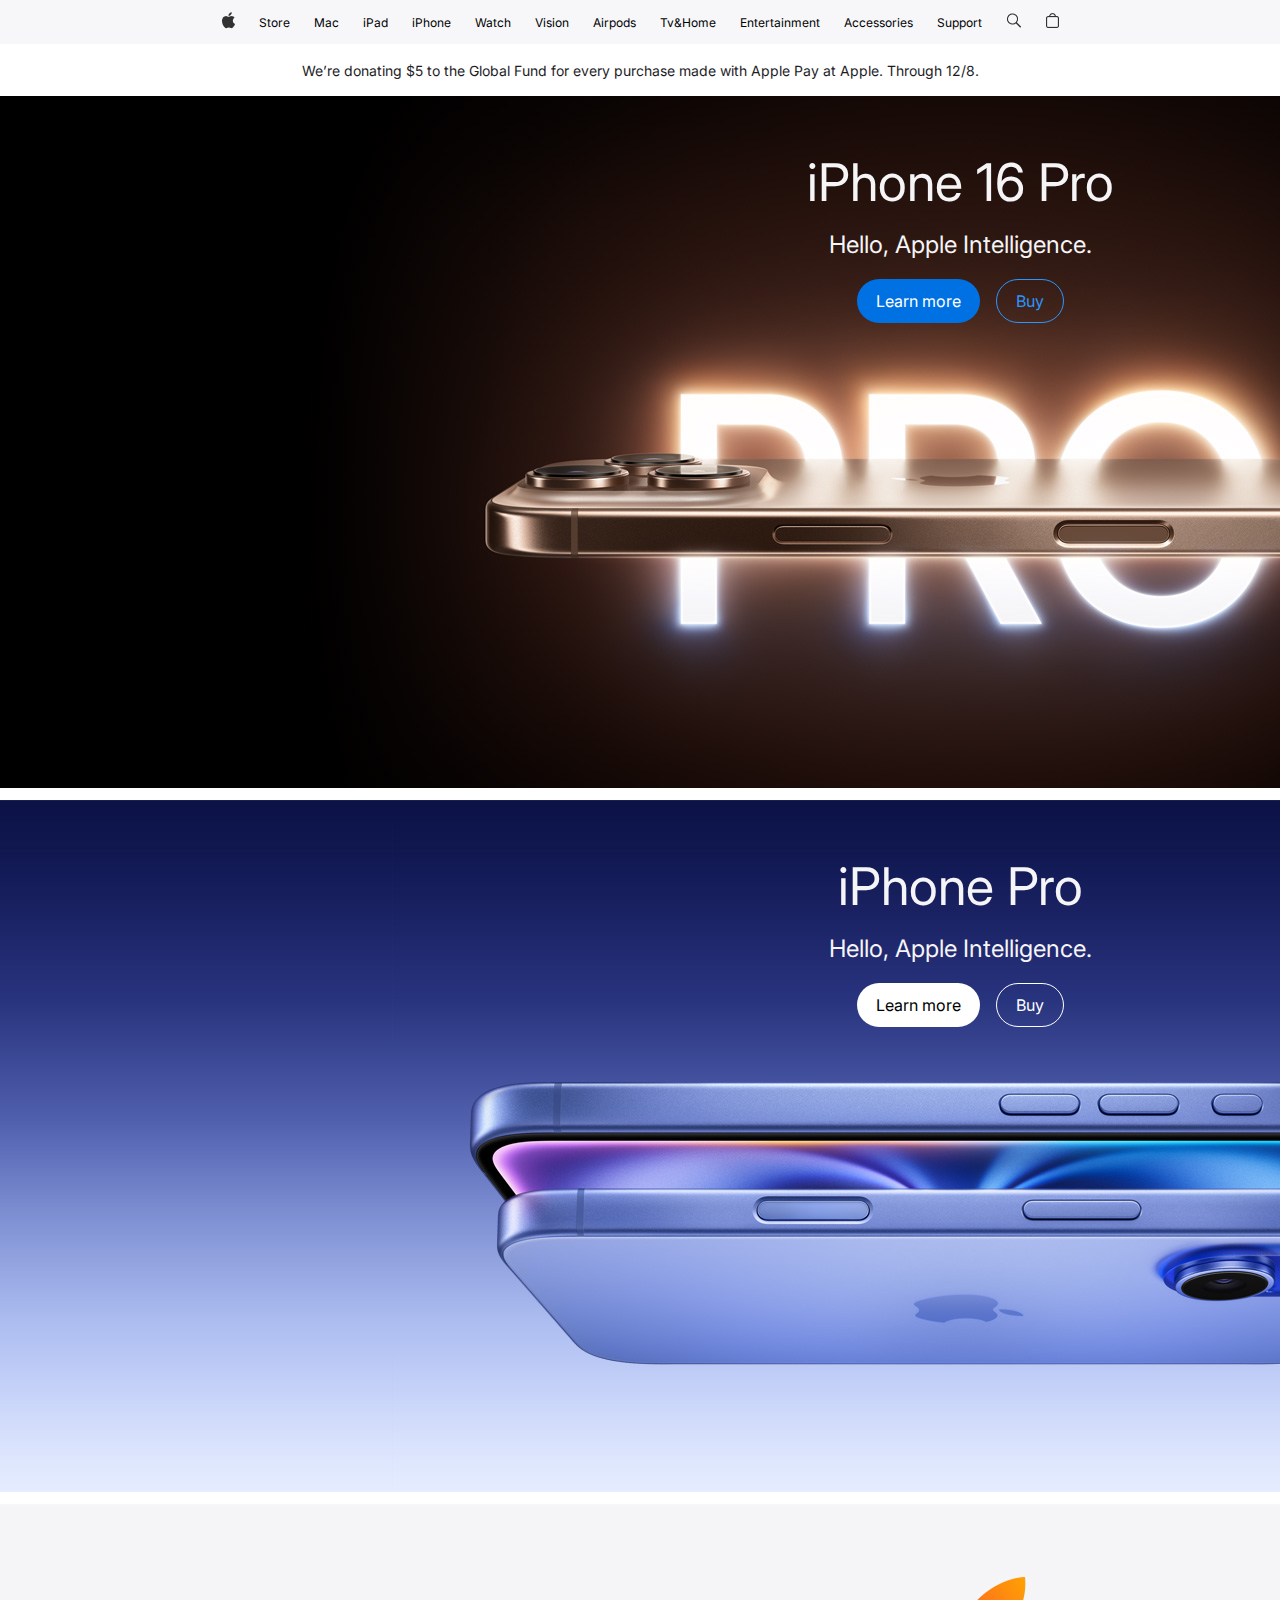
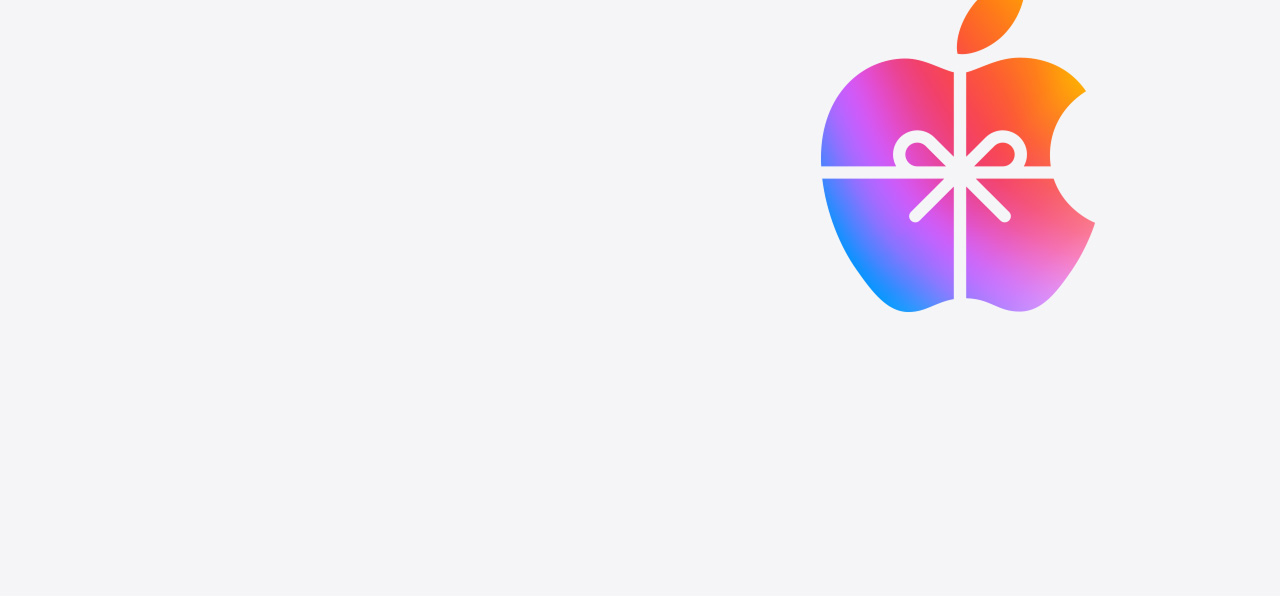
<file: index.html>
<!DOCTYPE html>

<html>
  <head>
    <link rel="preconnect" href="https://fonts.googleapis.com" />
    <link rel="preconnect" href="https://fonts.gstatic.com" crossorigin />
    <link
      href="https://fonts.googleapis.com/css2?family=Bebas+Neue&family=Hanuman:wght@100..900&family=Inter:ital,opsz,wght@0,14..32,100..900;1,14..32,100..900&family=Montserrat:ital,wght@0,100..900;1,100..900&display=swap"
      rel="stylesheet"
    />
    <link rel="stylesheet" href="main.css" /> 
  </head>

  <body>
    <div class="menu-container">
      <a class="menu" href="#"><img src="apple/logo.png" /></a>
      <a class="menu" href="#">Store</a>
      <a class="menu" href="#">Mac</a>
      <a class="menu" href="#">iPad</a>
      <a class="menu" href="#">iPhone</a>
      <a class="menu" href="#">Watch</a>
      <a class="menu" href="#">Vision</a>
      <a class="menu" href="#">Airpods</a>
      <a class="menu" href="#">Tv&Home</a>
      <a class="menu" href="#">Entertainment</a>
      <a class="menu" href="#">Accessories</a>
      <a class="menu" href="#">Support</a>
      <a class="menu" href="#"><img src="apple/search.png" /></a>
      <a class="menu" href="#"><img src="apple/bag.png" /></a>
    </div>

    <div class="text">   
      We’re donating $5 to the Global Fund for every purchase made with
      Apple Pay at Apple. Through 12/8.
    </div> 


    <div class="background">
      <div class="background-text">iPhone 16 Pro
      </div>
      <div class="background-texts">Hello, Apple Intelligence.       
      </div>
      <div class="button">
        <button class="learn">Learn more</button>
        <button class="buy">Buy</button>
      </div>
    </div>

    <div class="background-img">
      <div class="background-text1">iPhone Pro
      </div>
      <div class="background-texts1">Hello, Apple Intelligence.       
      </div>
      <div class="button1">
        <button class="learn1">Learn more</button>
        <button class="buy1">Buy</button>
      </div>
    </div>
    
    <div class="background-img1">
      
    </div>
  </body>
</html>
</file>
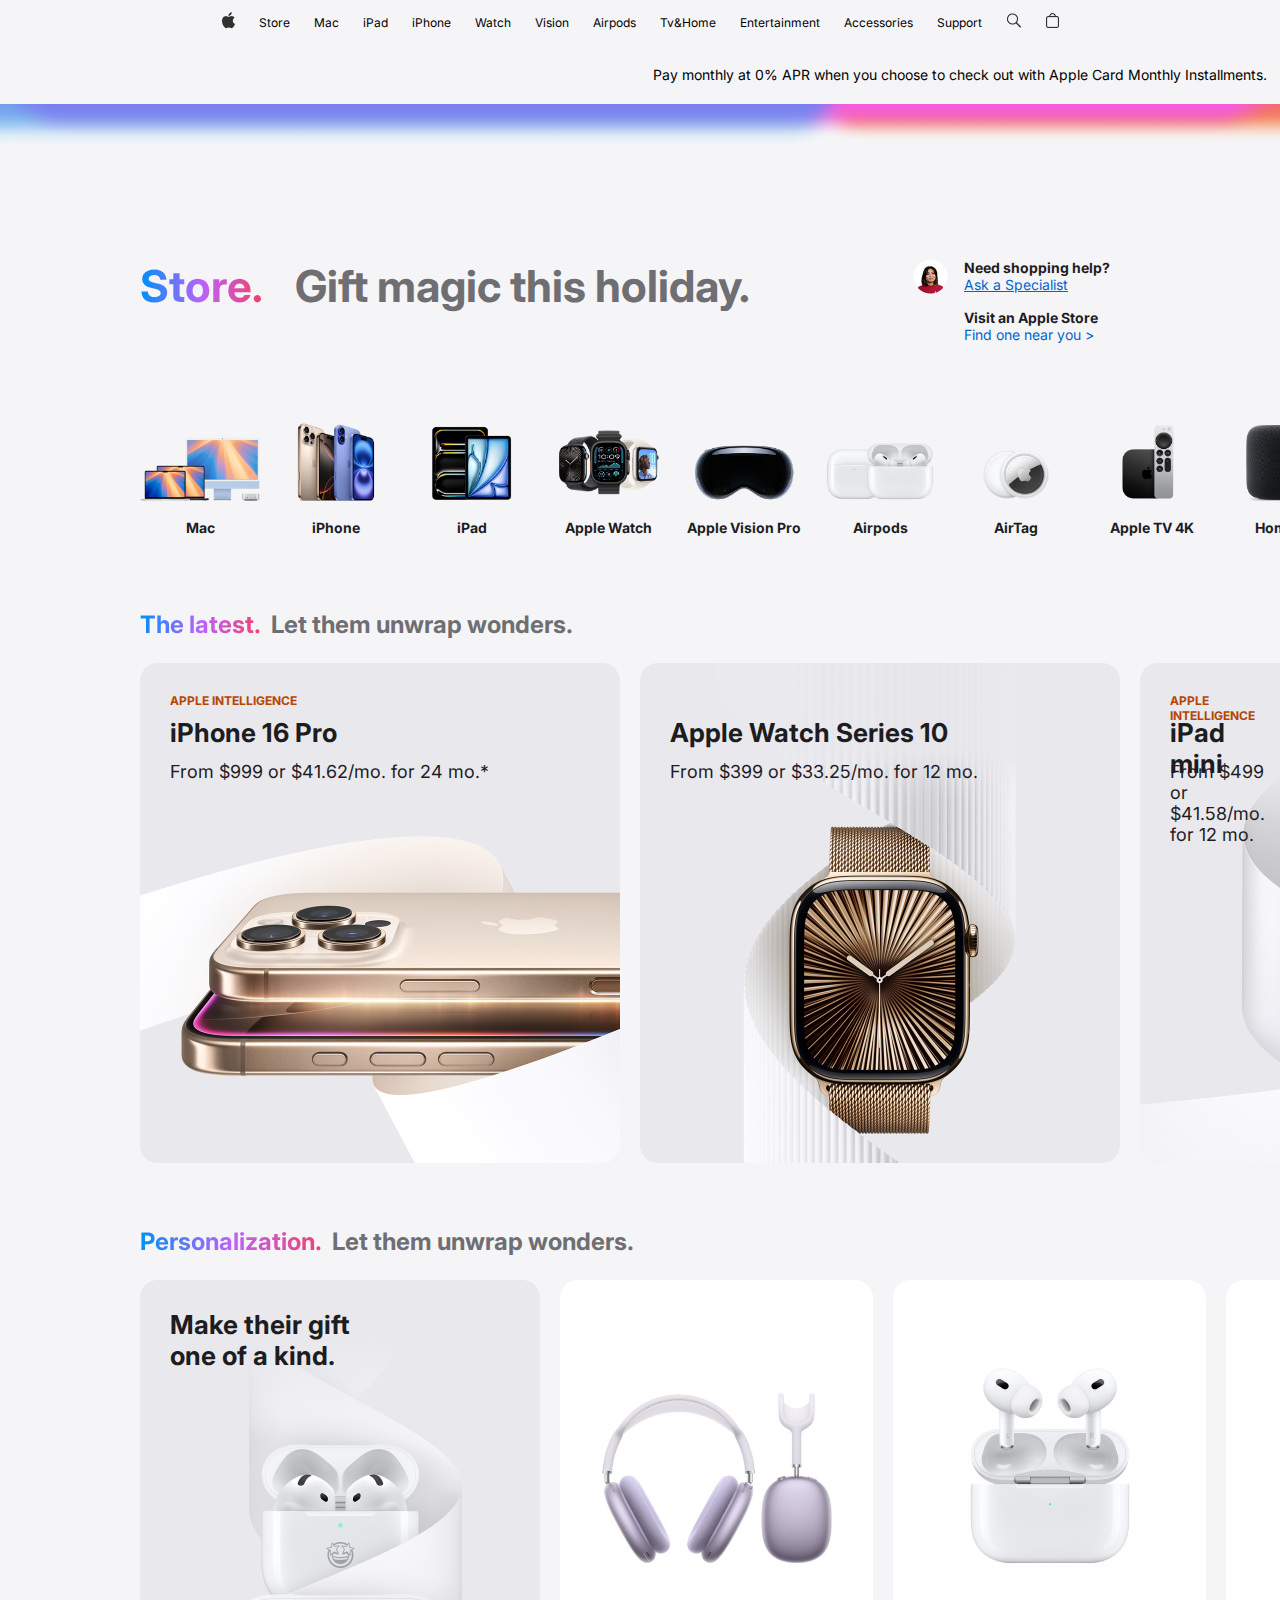
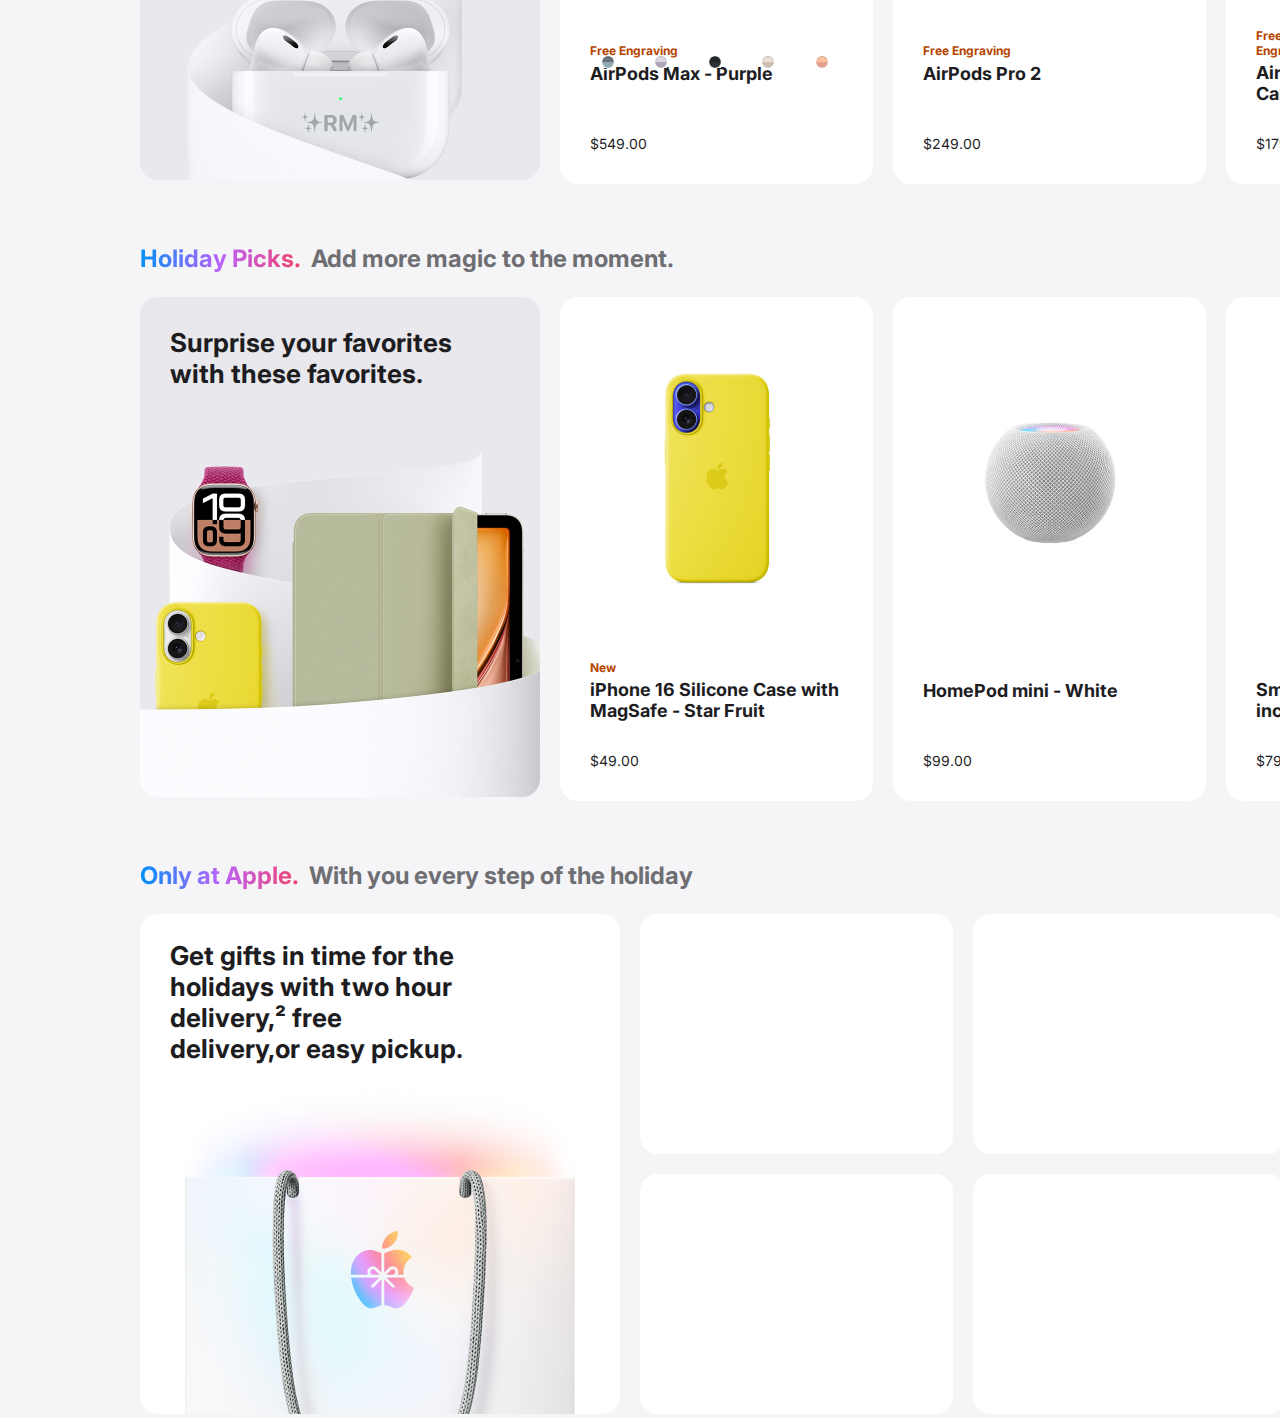
<file: appleweb.html>
<!DOCTYPE html>

<html>
  <head>
    <link rel="stylesheet" href="apple.css" />
    <link
      href="https://fonts.googleapis.com/css2?family=Bebas+Neue&family=Hanuman:wght@100..900&family=Inter:ital,opsz,wght@0,14..32,100..900;1,14..32,100..900&family=Montserrat:ital,wght@0,100..900;1,100..900&display=swap"
      rel="stylesheet"
    />
  </head>

  <body>
    <div class="menu-container">
      <a class="menu" href="#"><img src="apple/logo.png" /></a>
      <a class="menu" href="#">Store</a>
      <a class="menu" href="#">Mac</a>
      <a class="menu" href="#">iPad</a>
      <a class="menu" href="#">iPhone</a>
      <a class="menu" href="#">Watch</a>
      <a class="menu" href="#">Vision</a>
      <a class="menu" href="#">Airpods</a>
      <a class="menu" href="#">Tv&Home</a>
      <a class="menu" href="#">Entertainment</a>
      <a class="menu" href="#">Accessories</a>
      <a class="menu" href="#">Support</a>
      <a class="menu" href="#"><img src="apple/search.png" /></a>
      <a class="menu" href="#"><img src="apple/bag.png" /></a>
    </div>
    <div class="text">
      Pay monthly at 0% APR when you choose to check out with Apple Card Monthly
      Installments.
    </div>

    <div class="grad"></div>

    <div class="section1">
      <div class="text-f">
        <div class="text1">Store.</div>
        <div class="text2">Gift magic this holiday.</div>
      </div>

      <div class="left">
        <div class="prof1">
          <img src="apple/prof.jpg" />
        </div>
        <div>
          <div class="left-t">
            <div class="left-text">Need shopping help?</div>
            <div class="left-text1">Ask a Specialist</div>
          </div>
          <div class="left-t1">
            <div class="left-text2">Visit an Apple Store</div>
            <div class="left-text3">Find one near you ></div>
          </div>
        </div>
      </div>
    </div>

    <div class="section2">
      <div class="apple-text">
        <img src="apple/app1.png" />
        <h3 class="main-text">Mac</h3>
      </div>
      <div class="apple-text">
        <img src="apple/app2.png" />
        <h3 class="main-text">iPhone</h3>
      </div>
      <div class="apple-text">
        <img src="apple/app3.png" />
        <h3 class="main-text">iPad</h3>
      </div>
      <div class="apple-text">
        <img src="apple/app4.png" />
        <h3 class="main-text">Apple Watch</h3>
      </div>
      <div class="apple-text">
        <img src="apple/app5.png" />
        <h3 class="main-text">Apple Vision Pro</h3>
      </div>
      <div class="apple-text">
        <img src="apple/app6.png" />
        <h3 class="main-text">Airpods</h3>
      </div>
      <div class="apple-text">
        <img src="apple/app7.png" />
        <h3 class="main-text">AirTag</h3>
      </div>
      <div class="apple-text">
        <img src="apple/app8.png" />
        <h3 class="main-text">Apple TV 4K</h3>
      </div>
      <div class="apple-text">
        <img src="apple/app9.png" />
        <h3 class="main-text">Homepod</h3>
      </div>
      <div class="apple-text">
        <img src="apple/app10.png" />
        <h3 class="main-text">Accessories</h3>
      </div>
      <div class="apple-text">
        <img src="apple/app11.png" />
        <h3 class="main-text">Apple Gift Card</h3>
      </div>
    </div>

    <div class="section3">
      <div class="section3-text">
        <div class="sec-text">The latest.</div>
        <div class="sec-text1">Let them unwrap wonders.</div>
      </div>
      <div class="border-container">
        <div class="border1">
          <img src="apple/s1.jpg" />
          <div class="border-text">APPLE INTELLIGENCE</div>
          <div class="border-text1">iPhone 16 Pro</div>
          <div class="border-text2">From $999 or $41.62/mo. for 24 mo.*</div>
        </div>
        <div class="border1">
          <img src="apple/s2.jpg" alt="" />
          <div class="border1-text">Apple Watch Series 10</div>
          <div class="border1-text1">From $399 or $33.25/mo. for 12 mo.</div>
        </div>
        <div class="border1">
          <img src="apple/s3.jpg" alt="" />
          <div class="border2-text">APPLE INTELLIGENCE</div>
          <div class="border2-text1">iPad mini</div>
          <div class="border2-text2">From $499 or $41.58/mo. for 12 mo.</div>
        </div>
        <div class="border1">
          <img src="apple/s4.jpg" alt="" />
          <div class="border3-text">APPLE INTELLIGENCE</div>
          <div class="border3-text1">MacBook Pro</div>
          <div class="border3-text2">From $1599 or $133.25/mo. for 12 mo.</div>
        </div>
        <div class="border1">
          <img src="apple/s3.jpg" alt="" />
          <div class="border4-text">APPLE INTELLIGENCE</div>
          <div class="border4-text1">iPad mini</div>
          <div class="border4-text2">From $499 or $41.58/mo. for 12 mo.</div>
        </div>
        <div class="border1">
          <img src="apple/s2.jpg" alt="" />
          <div class="border5-text">APPLE INTELLIGENCE</div>
          <div class="border5-text1">iPhone 16 Pro</div>
          <div class="border5-text2">From $999 or $41.62/mo. for 24 mo.*</div>
        </div>
      </div>
    </div>

    <div class="section4">
      <div class="section4-text">
        <div class="section-text1">Personalization.</div>
        <div class="section-text2">Let them unwrap wonders.</div>
      </div>
      <div class="section4-border">
        <div class="border2">
          <img src="apple/m.jpg" alt="" />
          <div class="border6">Make their gift one of a kind.</div>
        </div>
        <div class="border3-container">
          <div class="border3">
            <img src="apple/m3.jpg" alt="" />
            <div class="border7-text">Free Engraving</div>
            <div class="border7-text1">AirPods Max - Purple</div>
            <div class="border7-text2">$549.00</div>
            <div class="color">
              <div class="color1"><img src="apple/col1.jpg" alt="" /></div>
              <div class="color1"><img src="apple/col2.jpg" alt="" /></div>
              <div class="color1"><img src="apple/col3.jpg" alt="" /></div>
              <div class="color1"><img src="apple/col4.jpg" alt="" /></div>
              <div class="color1"><img src="apple/col5.jpg" alt="" /></div>
            </div>
          </div>
          <div class="border3">
            <img src="apple/m4.jpg" alt="" />
            <div class="border8-text">Free Engraving</div>
            <div class="border8-text1">AirPods Pro 2</div>
            <div class="border8-text2">$249.00</div>
          </div>
          <div class="border3">
            <img src="apple/m2.jpg" alt="" />
            <div class="border9-text">Free Engraving</div>
            <div class="border9-text1">
              AirPods 4 with Active Noise Cancellation
            </div>
            <div class="border9-text2">$179.00</div>
          </div>
          <div class="border3">
            <img src="apple/m1.jpg" alt="" />
            <div class="border10-text">New</div>
            <div class="border10-text1">Apple Pencil Pro</div>
            <div class="border10-text2">$49.00</div>
          </div>
          <div class="border3">
            <img src="apple/m2.jpg" alt="" />
            <div class="border9-text">Free Engraving</div>
            <div class="border9-text1">
              AirPods 4 with Active Noise Cancellation
            </div>
            <div class="border9-text2">$179.00</div>
          </div>
          <div class="border3">
            <img src="apple/m3.jpg" alt="" />
            <div class="border7-text">Free Engraving</div>
            <div class="border7-text1">AirPods Max - Purple</div>
            <div class="border7-text2">$549.00</div>
            <div class="color">
              <div class="color1"><img src="apple/col1.jpg" alt="" /></div>
              <div class="color1"><img src="apple/col2.jpg" alt="" /></div>
              <div class="color1"><img src="apple/col3.jpg" alt="" /></div>
              <div class="color1"><img src="apple/col4.jpg" alt="" /></div>
              <div class="color1"><img src="apple/col5.jpg" alt="" /></div>
            </div>
          </div>
        </div>
      </div>
    </div>

    <div class="section5">
      <div class="section5-text">
        <div class="section5-text1">Holiday Picks.</div>
        <div class="section5-text2">Add more magic to the moment.</div>
      </div>
      <div class="section5-container">
        <div class="sborder">
          <img src="apple/sc.jpg" alt="" />
          <div class="sborder-text">
            Surprise your favorites with these favorites.
          </div>
        </div>
        <div class="border-sec">
          <div class="border-1">
            <img src="apple/sc1.jpg" alt="" />
            <div class="section5-t">New</div>
            <div class="section5-t1">
              iPhone 16 Silicone Case with MagSafe - Star Fruit
            </div>
            <div class="section5-t2">$49.00</div>
          </div>
          <div class="border-1">
            <img src="apple/sc2.jpg" alt="" />
            <div class="mag">HomePod mini - White</div>
            <div class="mag1">$99.00</div>
          </div>
          <div class="border-1">
            <img src="apple/sc3.jpg" alt="" />
            <div class="mag2">
              Smart Folio for iPad Air 11 - inch (M2) - Sage
            </div>
            <div class="mag3">$79.00</div>
          </div>
          <div class="border-1">
            <img src="apple/sc4.jpg" alt="" />
            <div class="mag4">New</div>
            <div class="mag5">
              Beats Solo 4 - On-Ear Wireless Headphones - Slate Blue
            </div>
            <div class="mag6">$79.00</div>
          </div>
          <div class="border-1">
            <img src="apple/sc2.jpg" alt="" />
            <div class="mag">HomePod mini - White</div>
            <div class="mag1">$99.00</div>
          </div>
          <div class="border-1">
            <img src="apple/sc1.jpg" alt="" />
            <div class="section5-t">New</div>
            <div class="section5-t1">
              iPhone 16 Silicone Case with MagSafe - Star Fruit
            </div>
            <div class="section5-t2">$49.00</div>
          </div>
        </div>
      </div>

      <div class="section6">
        <div class="section6-text">
          <div class="section6-text1">Only at Apple.</div>
          <div class="section6-text2">With you every step of the holiday</div>
        </div>
        <div class="section6-main">
          <div class="section6-f">
            <img src="apple/bag1.jpg" alt="" />
            <div class="bag-text">
              Get gifts in time for the holidays with two hour delivery,² free
              delivery,or easy pickup.
            </div>
          </div>
          <div class="section6-border">
            <div class="section6-border1"></div>
            <div class="section6-border2"></div>
          </div>
          <div class="section6-bor">
            <div class="section6-border3"></div>
            <div class="section6-border4"></div>
          </div>
          <div class="section6-border5">
          </div>
          <div class="section6-border6"></div>

        </div>
      </div>
    </div>
  </body>
</html>
</file>
<file: main.css>
body {
  margin: 0;
}

.menu {
  text-decoration: none;
  color: #000000;
  font-family: inter;
  font-size: 12px;
  text-align: center;
}

.menu-container {
  display: flex;
  justify-content: center;
  gap: 24px;
  background-color: #f5f5f7cc;
  height: 44px;
  align-items: center;
}

.text {
  background-color: #ffffff;
  width: 1920;
  height: 52px;
  font-family: inter;
  font-size: 14px;
  font-weight: 400px;
  color: #1d1d1f; 
  display: flex;
  justify-content: center;
  align-items: center;
  margin: auto;
}

.background {
    width: 1920px;
    height: 692px; 
    margin: auto; 
    background-image: url(apple/b.png);
}

.background-text {
    font-size: 52px;
    color: #F5F5F7;
    font-family: inter;
    text-align: center;
    padding-top: 55px;
    font-weight: 600px;
}

.background-texts {
    font-size: 24px;
    font-family: inter;
    color: #F5F5F7;
    text-align: center;
    padding-top: 16px;
}

.button {
    display: flex;
    justify-content: center; 
    gap: 16px; 
    margin-top: 20px;   
}


.learn {
    font-size: 16px;
    font-family: inter;
    color: #FFFFFF;
    background-color: #0071E3;
    border-radius: 999px;
    border: 0;
    width: 123px;
    height: 44px;
}

.buy {
    background-color: transparent;
    color: #2997FF;
    font-family: inter;
    font-size: 16px;
    height: 44px;
    width: 68px;
    border-radius: 999px;
    border-style: solid;
    border-color: #2997FF;
    border-width: 1px;

}

.background-img {
    width: 1920px;
    height: 692px; 
    margin: auto;
    background-image: url(apple/fig.png);
    margin-top: 12px;
}

.background-text1 {
    font-size: 52px;
    color: #F5F5F7;
    font-family: inter;
    text-align: center;
    padding-top: 55px;
    font-weight: 600px;
}

.background-texts1 {
    font-size: 24px;
    font-family: inter;
    color: #F5F5F7;
    text-align: center;
    padding-top: 16px;
}

.button1 {
    display: flex;
    justify-content: center; 
    gap: 16px; 
    margin-top: 20px;   
}


.learn1 {
    font-size: 16px;
    font-family: inter;
    color: #000000;
    background-color: #FFFFFF;
    border-radius: 999px;
    border: 0;
    width: 123px;
    height: 44px;
}

.buy1 {
    background-color: transparent;
    color: #FFFFFF;
    font-family: inter;
    font-size: 16px;
    height: 44px;
    width: 68px;
    border-radius: 999px;
    border-style: solid;
    border-color: #FFFFFF;
    border-width: 1px;
}

.background-img1 {
    width: 1920px;
    height: 692px; 
    margin: auto;
    background-image: url(apple/fig1.png);
    margin-top: 12px;
    
}

.background-text2 {
    font-size: 52px;
    font-family: inter;
    color: #000000;
    text-align: center;
    padding-top: 446px;
    font-weight: 600;
}

.background-texts2 {
    font-size: 24px;
    color: #000000;
    font-family: inter;
    text-align: center;
    padding-top: 12px;
}

.shop1 {     
    display: flex;
    justify-content: center;
    margin-top: 16px; 
}

.shop {
    font-size: 16px;
    font-family: inter;
    color: #FFFFFF;
    background-color: #0071E3;
    border-radius: 999px;
    border: 0;
    height: 44px;
    width: 114px;
}


.background2 {
    margin-top: 12px;

}


.back {
    height: 580px;
    width: 942px;
    background-image: url(apple/f.png);
}

.back1 {
    height: 580px;
    width: 942px;
    background-image: url(apple/s.png);
}
</file>
<file: apple.css>
body {
  margin: 0;
  background-color: #f5f5f7;
}

.menu {
  text-decoration: none;
  color: #000000;
  font-family: inter;
  font-size: 12px;
  text-align: center;
  font-weight: 400;
}

.menu-container {
  display: flex;
  justify-content: center;
  gap: 24px;
  background-color: #f5f5f7cc;
  height: 44px;
  align-items: center;
}

.text {
  font-family: inter;
  font-size: 14px;
  font-weight: 400;
  width: 1920px;
  height: 60px;
  display: flex;
  justify-content: center;
  align-items: center;
  margin: auto;
}

.grad {
  background-image: url(apple/grad.png);
  background-size: cover;
  height: 75px;
  background-position: center;
}

.section1 {
  display: flex;
  justify-content: space-between;
}

.text-f {
  display: flex;
  margin-top: 80px;
  margin-left: 140px;
  gap: 32px;
}

.text1 {
  font-family: inter;
  font-size: 44px;
  font-weight: 700;
  background: linear-gradient(to right, #0090f7, #ba62fc, #f2416b);
  background-clip: text;
  color: transparent;
}

.text2 {
  font-size: 44px;
  font-weight: 700;
  font-family: inter;
  color: #6e6e73;
}

.left {
  gap: 16px;
  display: flex;
  margin-right: 170px;
  margin-top: 80px;
}

.prof1 img {
  height: 35px;
  width: 35px;
  object-fit: cover;
}

.left-t1 {
  padding-top: 16px;
}

.left-text {
  font-size: 14px;
  font-family: inter;
  font-weight: 700;
  color: #1d1d1f;
}

.left-text1 {
  font-family: inter;
  font-size: 14px;
  font-weight: 400;
  text-decoration: underline;
  color: #0066cc;
}

.left-text2 {
  font-family: inter;
  font-size: 14px;
  font-weight: 700;
  color: #1d1d1f;
}

.left-text3 {
  font-size: 14px;
  font-family: inter;
  font-weight: 400;
  color: #0066cc;
}

.section2 {
  display: flex;
  padding-top: 80px;
  gap: 16px;
  margin-left: 140px;
  justify-content: space-between;
  margin-right: 172px;
}

.apple-text img {
  height: 78px;
  width: 120px;
}

.main-text {
  font-family: inter;
  font-size: 14px;
  color: #1d1d1f;
  text-align: center;
}

.section3-text {
  display: flex;
  gap: 10px;
  margin-left: 140px;
  margin-top: 60px;
}

.sec-text {
  font-family: inter;
  font-size: 24px;
  font-weight: 700;
  background: linear-gradient(to right, #0090f7, #ba62fc, #f2416b);
  background-clip: text;
  color: transparent;
}

.sec-text1 {
  font-family: inter;
  font-size: 24px;
  color: #6e6e73;
  font-weight: 700;
}

.border-container {
  display: flex;
  overflow-x: scroll;
  scroll-snap-type: x mandatory;
  padding-top: 24px;
  padding-left: 140px;
  gap: 20px;
  position: relative;
}

.border1 img {
  width: 480px;
  height: 500px;
  border-radius: 18px;
}

.section4-text {
  display: flex;
  gap: 10px;
  margin-left: 140px;
  margin-top: 60px;
}

.section-text1 {
  font-family: inter;
  font-size: 24px;
  font-weight: 700;
  background: linear-gradient(to right, #0090f7, #ba62fc, #f2416b);
  background-clip: text;
  color: transparent;
}

.section-text2 {
  font-family: inter;
  font-size: 24px;
  color: #6e6e73;
  font-weight: 700;
}

.border-text {
  color: #b64400;
  font-family: inter;
  font-weight: 700;
  font-size: 12px;
  position: absolute;
  top: 54px;
  margin-left: 30px;
}

.border-text1 {
  font-family: inter;
  font-size: 26px;
  font-weight: 700;
  color: #1d1d1f;
  position: absolute;
  top: 78px;
  margin-left: 30px;
}

.border-text2 {
  font-size: 18px;
  font-family: inter;
  font-weight: 400;
  color: #1d1d1f;
  position: absolute;
  top: 122px;
  margin-left: 30px;
}

.border1-text {
  font-size: 26px;
  font-family: inter;
  font-weight: 700;
  color: #1d1d1f;
  top: 78px;
  margin-left: 30px;
  position: absolute;
}

.border1-text1 {
  font-size: 18px;
  font-weight: 400;
  font-family: inter;
  color: #1d1d1f;
  position: absolute;
  top: 122px;
  margin-left: 30px;
}

.border2-text {
  color: #b64400;
  font-family: inter;
  font-weight: 700;
  font-size: 12px;
  position: absolute;
  top: 54px;
  margin-left: 30px;
}

.border2-text1 {
  font-size: 26px;
  font-family: inter;
  font-weight: 700;
  color: #1d1d1f;
  top: 78px;
  margin-left: 30px;
  position: absolute;
}

.border2-text2 {
  font-size: 18px;
  font-weight: 400;
  font-family: inter;
  color: #1d1d1f;
  position: absolute;
  top: 122px;
  margin-left: 30px;
}

.border3-text {
  color: #b64400;
  font-family: inter;
  font-weight: 700;
  font-size: 12px;
  position: absolute;
  top: 54px;
  margin-left: 30px;
}

.border3-text1 {
  font-size: 26px;
  font-family: inter;
  font-weight: 700;
  color: #1d1d1f;
  top: 78px;
  margin-left: 30px;
  position: absolute;
}

.border3-text2 {
  font-size: 18px;
  font-weight: 400;
  font-family: inter;
  color: #1d1d1f;
  position: absolute;
  top: 122px;
  margin-left: 30px;
}

.border4-text {
  color: #b64400;
  font-family: inter;
  font-weight: 700;
  font-size: 12px;
  position: absolute;
  top: 54px;
  margin-left: 30px;
}

.border4-text1 {
  font-size: 26px;
  font-family: inter;
  font-weight: 700;
  color: #1d1d1f;
  top: 78px;
  margin-left: 30px;
  position: absolute;
}

.border4-text2 {
  font-size: 18px;
  font-weight: 400;
  font-family: inter;
  color: #1d1d1f;
  position: absolute;
  top: 122px;
  margin-left: 30px;
}

.border5-text {
  color: #b64400;
  font-family: inter;
  font-weight: 700;
  font-size: 12px;
  position: absolute;
  top: 54px;
  margin-left: 30px;
}

.border5-text1 {
  font-size: 26px;
  font-family: inter;
  font-weight: 700;
  color: #1d1d1f;
  top: 78px;
  margin-left: 30px;
  position: absolute;
}

.border5-text2 {
  font-size: 18px;
  font-weight: 400;
  font-family: inter;
  color: #1d1d1f;
  position: absolute;
  top: 122px;
  margin-left: 30px;
}

.section4-border {
  display: flex;
  overflow-x: scroll;
  scroll-snap-type: x mandatory;
  padding-top: 24px;
  padding-left: 140px;
  gap: 20px;
  position: relative;
}

.border2 img {
  width: 400px;
  height: 500px;
  border-radius: 18px;
}

.border3-container {
  display: flex;
  gap: 20px;
}

.border3 {
  width: 313px;
  background-color: white;
  border-radius: 18px;
  overflow-x: scroll;
  scroll-snap-type: x mandatory;
}

.border3 img {
  width: 230px;
  height: 230px;
  padding-left: 41.5px;
  padding-top: 71px;
}

.border6 {
  font-family: inter;
  font-size: 26px;
  font-weight: 700;
  color: #1d1d1f;
  position: absolute;
  top: 53px;
  padding-left: 30px;
  width: 197px;
}

.border7-text {
  color: #b64400;
  font-family: inter;
  font-weight: 700;
  font-size: 12px;
  position: absolute;
  bottom: 126px;
  margin-left: 30px;
}

.border7-text1 {
  color: #1d1d1f;
  font-size: 18px;
  font-weight: 700;
  position: absolute;
  margin-left: 30px;
  bottom: 100px;
  font-family: inter;
}

.border7-text2 {
  color: #1d1d1f;
  font-family: inter;
  font-size: 14px;
  font-weight: 400;
  margin-left: 30px;
  bottom: 32px;
  position: absolute;
}

.color {
  position: absolute;
  display: flex;
}

.color1 img {
  width: 12px;
  height: 12px;
}

.border8-text {
  color: #b64400;
  font-family: inter;
  font-weight: 700;
  font-size: 12px;
  position: absolute;
  bottom: 126px;
  margin-left: 30px;
}

.border8-text1 {
  color: #1d1d1f;
  font-size: 18px;
  font-weight: 700;
  position: absolute;
  margin-left: 30px;
  bottom: 100px;
  font-family: inter;
}

.border8-text2 {
  color: #1d1d1f;
  font-family: inter;
  font-size: 14px;
  font-weight: 400;
  margin-left: 30px;
  bottom: 32px;
  position: absolute;
}

.border9-text {
  color: #b64400;
  font-family: inter;
  font-weight: 700;
  font-size: 12px;
  position: absolute;
  bottom: 126px;
  margin-left: 30px;
}

.border9-text1 {
  color: #1d1d1f;
  font-size: 18px;
  font-weight: 700;
  position: absolute;
  margin-left: 30px;
  bottom: 80px;
  font-family: inter;
  width: 257px;
}

.border9-text2 {
  color: #1d1d1f;
  font-family: inter;
  font-size: 14px;
  font-weight: 400;
  margin-left: 30px;
  bottom: 32px;
  position: absolute;
}

.border10-text {
  color: #b64400;
  font-family: inter;
  font-weight: 700;
  font-size: 12px;
  position: absolute;
  bottom: 126px;
  margin-left: 30px;
}

.border10-text1 {
  color: #1d1d1f;
  font-size: 18px;
  font-weight: 700;
  position: absolute;
  margin-left: 30px;
  bottom: 100px;
  font-family: inter;
  width: 257px;
}

.border10-text2 {
  color: #1d1d1f;
  font-family: inter;
  font-size: 14px;
  font-weight: 400;
  margin-left: 30px;
  bottom: 32px;
  position: absolute;
}

.section5-text {
  display: flex;
  gap: 10px;
  margin-left: 140px;
  margin-top: 60px;
}

.section5-text1 {
  font-family: inter;
  font-size: 24px;
  font-weight: 700;
  background: linear-gradient(to right, #0090f7, #ba62fc, #f2416b);
  background-clip: text;
  color: transparent;
}

.section5-text2 {
  font-family: inter;
  font-size: 24px;
  font-weight: 700;
  color: #6e6e73;
}

.section5-container {
  display: flex;
  overflow-x: scroll;
  scroll-snap-type: x mandatory;
  padding-top: 24px;
  padding-left: 140px;
  gap: 20px;
  position: relative;
}

.sborder img {
  width: 400px;
  height: 500px;
  border-radius: 18px;
}

.border-1 {
  width: 313px;
  background-color: white;
  border-radius: 18px;
  overflow-x: scroll;
  scroll-snap-type: x mandatory;
}

.border-1 img {
  width: 230px;
  height: 230px;
  padding-left: 41.5px;
  padding-top: 71px;
}

.border-sec {
  display: flex;
  gap: 20px;
}

.section5-t {
  color: #b64400;
  font-family: inter;
  font-weight: 700;
  font-size: 12px;
  position: absolute;
  bottom: 126px;
  margin-left: 30px;
}

.section5-t1 {
  color: #1d1d1f;
  font-size: 18px;
  font-weight: 700;
  position: absolute;
  margin-left: 30px;
  bottom: 80px;
  width: 257px;
  font-family: inter;
}

.section5-t2 {
  color: #1d1d1f;
  font-family: inter;
  font-size: 14px;
  font-weight: 400;
  margin-left: 30px;
  bottom: 32px;
  position: absolute;
}

.mag {
  color: #1d1d1f;
  font-size: 18px;
  font-weight: 700;
  position: absolute;
  margin-left: 30px;
  bottom: 100px;
  width: 257px;
  font-family: inter;
}

.mag1 {
  color: #1d1d1f;
  font-family: inter;
  font-size: 14px;
  font-weight: 400;
  margin-left: 30px;
  bottom: 32px;
  position: absolute;
}

.mag2 {
  color: #1d1d1f;
  font-size: 18px;
  font-weight: 700;
  position: absolute;
  margin-left: 30px;
  bottom: 80px;
  width: 257px;
  font-family: inter;
}

.mag3 {
  color: #1d1d1f;
  font-family: inter;
  font-size: 14px;
  font-weight: 400;
  margin-left: 30px;
  bottom: 32px;
  position: absolute;
}

.mag4 {
  color: #b64400;
  font-family: inter;
  font-weight: 700;
  font-size: 12px;
  position: absolute;
  bottom: 126px;
  margin-left: 30px;
}

.mag5 {
  color: #1d1d1f;
  font-size: 18px;
  font-weight: 700;
  position: absolute;
  margin-left: 30px;
  bottom: 80px;
  width: 257px;
  font-family: inter;
}

.mag6 {
  color: #1d1d1f;
  font-family: inter;
  font-size: 14px;
  font-weight: 400;
  margin-left: 30px;
  bottom: 32px;
  position: absolute;
}

.sborder-text {
  font-family: inter;
  font-size: 26px;
  font-weight: 700;
  color: #1d1d1f;
  top: 54px;
  padding-left: 30px;
  width: 326px;
  position: absolute;
}

.section6-text {
  display: flex;
  gap: 10px;
  margin-left: 140px;
  margin-top: 60px;
}

.section6-text1 {
  font-family: inter;
  font-size: 24px;
  font-weight: 700;
  background: linear-gradient(to right, #0090f7, #ba62fc, #f2416b);
  background-clip: text;
  color: transparent;
}

.section6-text2 {
  font-family: inter;
  font-size: 24px;
  font-weight: 700;
  color: #6e6e73;
}

.section6-main {
  display: flex;
  overflow-x: scroll;
  scroll-snap-type: x mandatory;
  padding-top: 24px;
  position: relative;
}

.section6-f img {
  width: 480px;
  height: 500px;
  border-radius: 18px;
}

.section6-f {
  padding-left: 140px;
}

.bag-text {
  font-family: inter;
  font-size: 26px;
  font-weight: 700;
  color: #1d1d1f;
  top: 50px;
  padding-left: 30px;
  width: 305px;
  position: absolute;
}

.section6-border1 {
  background-color: white;
  width: 313px;
  height: 240px;
  border-radius: 18px;
  margin-left: 20px;
}

.section6-border2 {
  background-color: white;
  width: 313px;
  height: 240px;
  border-radius: 18px;
  margin-left: 20px;
  margin-top: 20px;
}

.section6-border3 {
  background-color: white;
  width: 313px;
  height: 240px;
  border-radius: 18px;
  margin-left: 20px;
}

.section6-border4 {
  background-color: white;
  width: 313px;
  height: 240px;
  border-radius: 18px;
  margin-left: 20px;
  margin-top: 20px;
}

.section6-border5 {
  width: 480px;
  height: 500px;
  border-radius: 18px;
  background-color: #FFFFFF;
  margin-left: 20px;
}

.section6-border6 {
  width: 480px;
  height: 500px;
  border-radius: 18px;
  background-color: #FFFFFF;
  margin-left: 20px;
}
</file>
